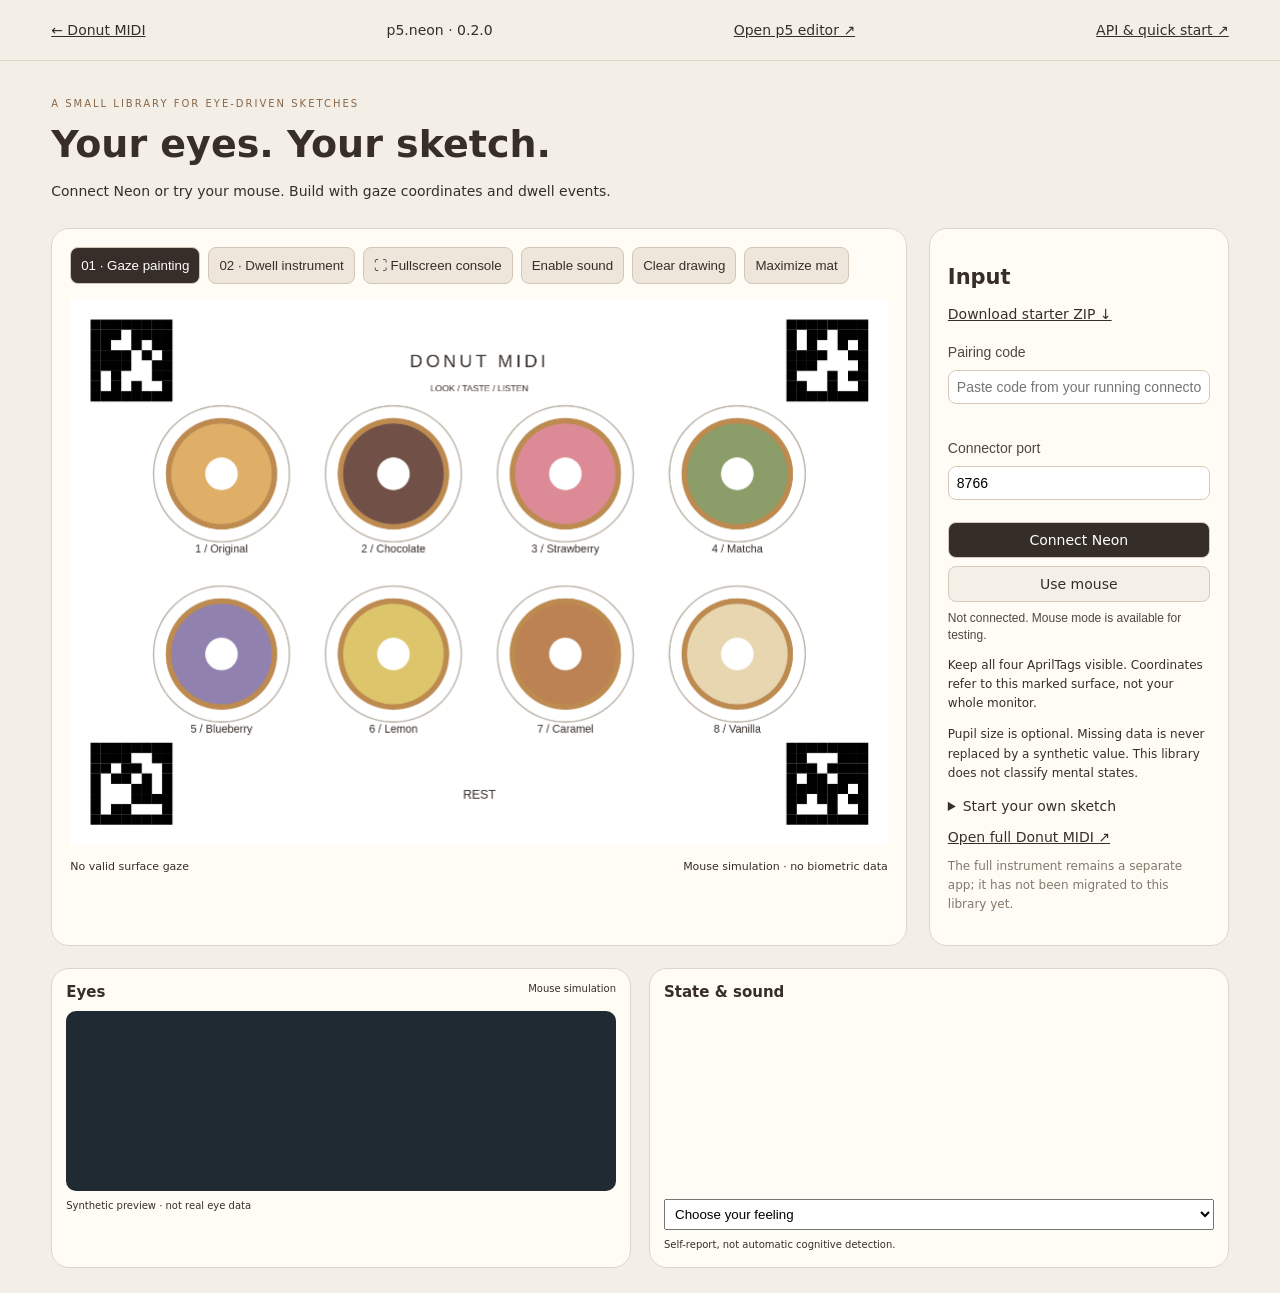
<file: library/index.html>
<!doctype html><html lang="en"><head><meta charset="utf-8"><meta name="viewport" content="width=device-width,initial-scale=1"><title>p5.neon · Creative coding with your eyes</title><link rel="stylesheet" href="style.css?v=0.2.0"></head><body>
<header><a href="../">← Donut MIDI</a><span>p5.neon · 0.2.0</span><a href="editor.html">Open p5 editor ↗</a><a href="https://github.com/sharkburger/donut-midi/blob/aoi-cognitive-voices/library/README.md">API & quick start ↗</a></header>
<main><section class="intro"><p class="eyebrow">A SMALL LIBRARY FOR EYE-DRIVEN SKETCHES</p><h1>Your eyes. Your sketch.</h1><p>Connect Neon or try your mouse. Build with gaze coordinates and dwell events.</p></section>
<div class="layout"><section class="stage"><div class="tabs"><button data-mode="paint" aria-pressed="true">01 · Gaze painting</button><button data-mode="music" aria-pressed="false">02 · Dwell instrument</button></div><div id="canvas"></div><div class="readout"><span id="gaze">Move over the canvas</span><span id="event">Mouse simulation · no biometric data</span></div></section>
<aside><h2>Input</h2><a href="../downloads/p5-neon-0.2.0.zip">Download starter ZIP ↓</a><div id="neon-controls"></div><button id="audio">Enable sound</button><button id="clear">Clear drawing</button><p>Keep all four AprilTags visible. Coordinates refer to this marked surface, not your whole monitor.</p><p>Pupil size is optional. Missing data is never replaced by a synthetic value. This library does not classify mental states.</p><details><summary>Start your own sketch</summary><p>Load p5.js, connector-client.js, p5.neon.js and p5.neon-addon.js. Create a tracker in setup, then update it in draw.</p><pre>let neon;
function setup() {
  const canvas = createCanvas(900, 600);
  neon = createNeonTracker();
  neon.useMouse(canvas);
}
function draw() {
  background(245);
  const gaze = neon.update();
  if (gaze) circle(gaze.x * width, gaze.y * height, 20);
}</pre><a href="editor.html">Open editable p5 template ↗</a> · <a href="p5.neon.js" download>Download library</a></details><a href="../?v=console-2">Open full Donut MIDI ↗</a><p class="small">The full instrument remains a separate app; it has not been migrated to this library yet.</p></aside></div></main>
<script src="../vendor/p5.min.js"></script><script src="../connector-client.js"></script><script src="p5.neon.js?v=0.2.0"></script><script src="p5.neon-addon.js?v=addon-1"></script><script src="example.js?v=addon-1"></script><script src="console.js?v=console-3"></script></body></html>
</file>
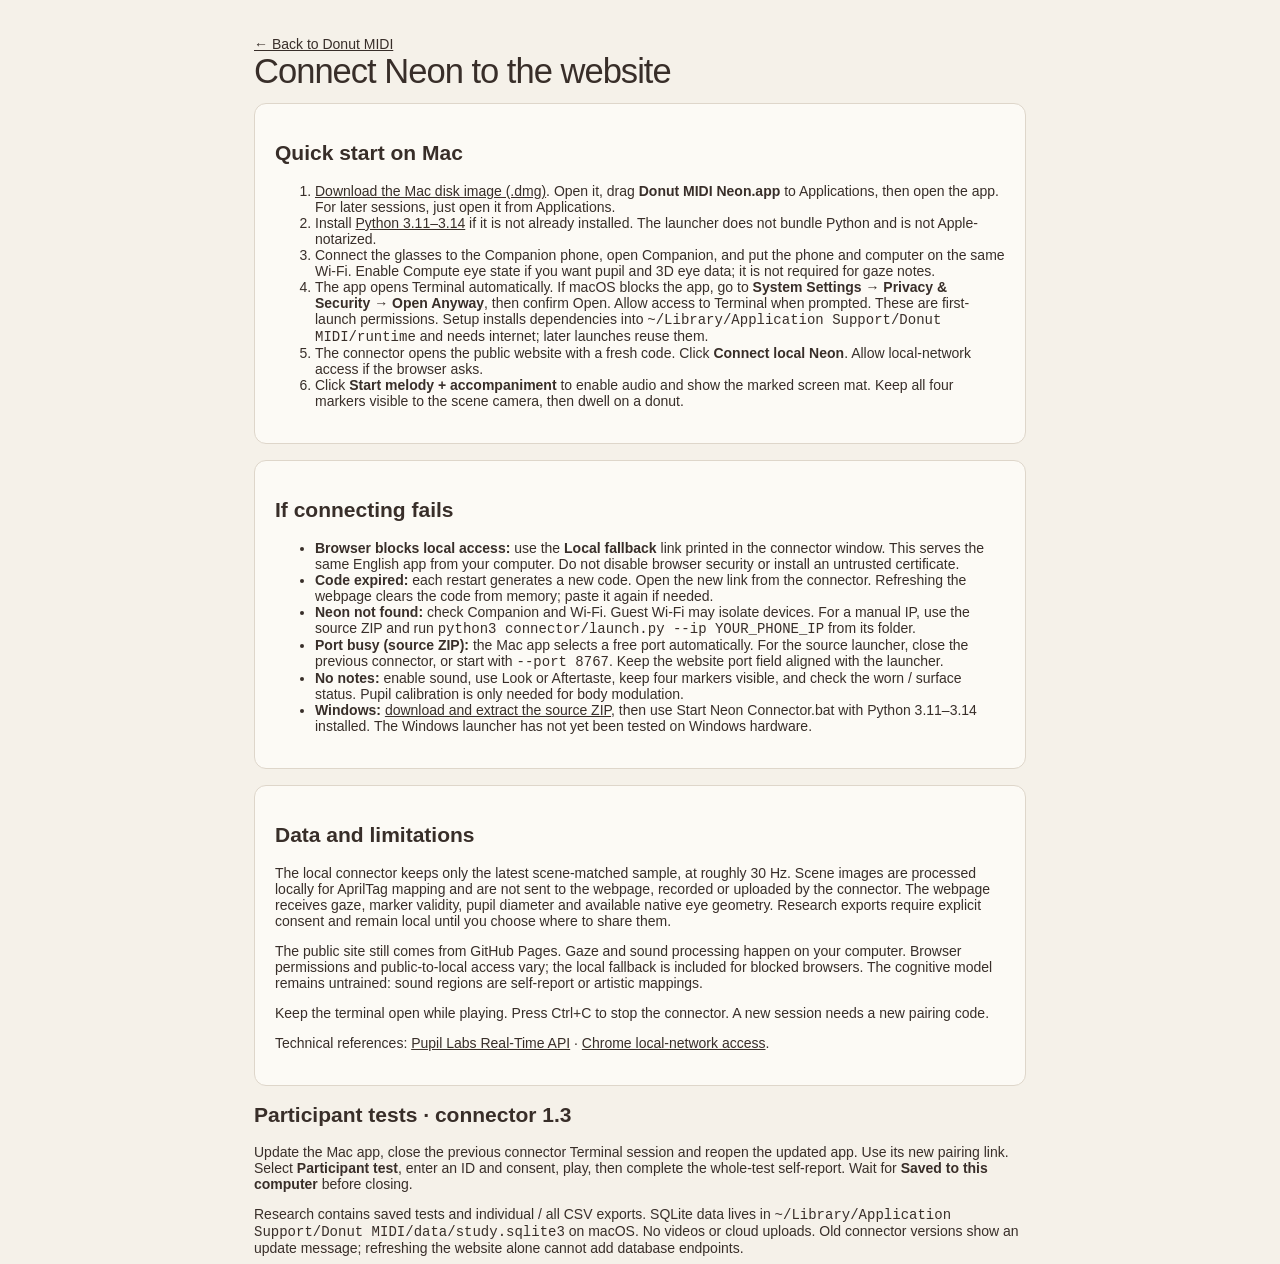
<file: connector-guide.html>
<!doctype html><html lang="en"><head><meta charset="utf-8"><meta name="viewport" content="width=device-width,initial-scale=1"><title>Donut MIDI · Neon connector setup</title><link rel="stylesheet" href="style.css"></head><body><main style="max-width:860px;padding-top:36px"><a href="index.html">← Back to Donut MIDI</a><h1>Connect Neon to the website</h1><section class="panel"><h2>Quick start on Mac</h2><ol><li><a href="https://sharkburger.github.io/donut-midi/downloads/Donut-MIDI-Neon.dmg">Download the Mac disk image (.dmg)</a>. Open it, drag <b>Donut MIDI Neon.app</b> to Applications, then open the app. For later sessions, just open it from Applications.</li><li>Install <a href="https://www.python.org/downloads/" target="_blank" rel="noopener">Python 3.11–3.14</a> if it is not already installed. The launcher does not bundle Python and is not Apple-notarized.</li><li>Connect the glasses to the Companion phone, open Companion, and put the phone and computer on the same Wi-Fi. Enable Compute eye state if you want pupil and 3D eye data; it is not required for gaze notes.</li><li>The app opens Terminal automatically. If macOS blocks the app, go to <b>System Settings → Privacy &amp; Security → Open Anyway</b>, then confirm Open. Allow access to Terminal when prompted. These are first-launch permissions. Setup installs dependencies into <code>~/Library/Application Support/Donut MIDI/runtime</code> and needs internet; later launches reuse them.</li><li>The connector opens the public website with a fresh code. Click <b>Connect local Neon</b>. Allow local-network access if the browser asks.</li><li>Click <b>Start melody + accompaniment</b> to enable audio and show the marked screen mat. Keep all four markers visible to the scene camera, then dwell on a donut.</li></ol></section><section class="panel"><h2>If connecting fails</h2><ul><li><b>Browser blocks local access:</b> use the <b>Local fallback</b> link printed in the connector window. This serves the same English app from your computer. Do not disable browser security or install an untrusted certificate.</li><li><b>Code expired:</b> each restart generates a new code. Open the new link from the connector. Refreshing the webpage clears the code from memory; paste it again if needed.</li><li><b>Neon not found:</b> check Companion and Wi-Fi. Guest Wi-Fi may isolate devices. For a manual IP, use the source ZIP and run <code>python3 connector/launch.py --ip YOUR_PHONE_IP</code> from its folder.</li><li><b>Port busy (source ZIP):</b> the Mac app selects a free port automatically. For the source launcher, close the previous connector, or start with <code>--port 8767</code>. Keep the website port field aligned with the launcher.</li><li><b>No notes:</b> enable sound, use Look or Aftertaste, keep four markers visible, and check the worn / surface status. Pupil calibration is only needed for body modulation.</li><li><b>Windows:</b> <a href="https://sharkburger.github.io/donut-midi/downloads/donut-midi-connector.zip">download and extract the source ZIP</a>, then use Start Neon Connector.bat with Python 3.11–3.14 installed. The Windows launcher has not yet been tested on Windows hardware.</li></ul></section><section class="panel"><h2>Data and limitations</h2><p>The local connector keeps only the latest scene-matched sample, at roughly 30 Hz. Scene images are processed locally for AprilTag mapping and are not sent to the webpage, recorded or uploaded by the connector. The webpage receives gaze, marker validity, pupil diameter and available native eye geometry. Research exports require explicit consent and remain local until you choose where to share them.</p><p>The public site still comes from GitHub Pages. Gaze and sound processing happen on your computer. Browser permissions and public-to-local access vary; the local fallback is included for blocked browsers. The cognitive model remains untrained: sound regions are self-report or artistic mappings.</p><p>Keep the terminal open while playing. Press Ctrl+C to stop the connector. A new session needs a new pairing code.</p><p>Technical references: <a href="https://docs.pupil-labs.com/neon/real-time-api/">Pupil Labs Real-Time API</a> · <a href="https://developer.chrome.com/blog/local-network-access">Chrome local-network access</a>.</p></section><section><h2>Participant tests · connector 1.3</h2><p>Update the Mac app, close the previous connector Terminal session and reopen the updated app. Use its new pairing link. Select <b>Participant test</b>, enter an ID and consent, play, then complete the whole-test self-report. Wait for <b>Saved to this computer</b> before closing.</p><p>Research contains saved tests and individual / all CSV exports. SQLite data lives in <code>~/Library/Application Support/Donut MIDI/data/study.sqlite3</code> on macOS. No videos or cloud uploads. Old connector versions show an update message; refreshing the website alone cannot add database endpoints.</p></section></main></body></html>
</file>
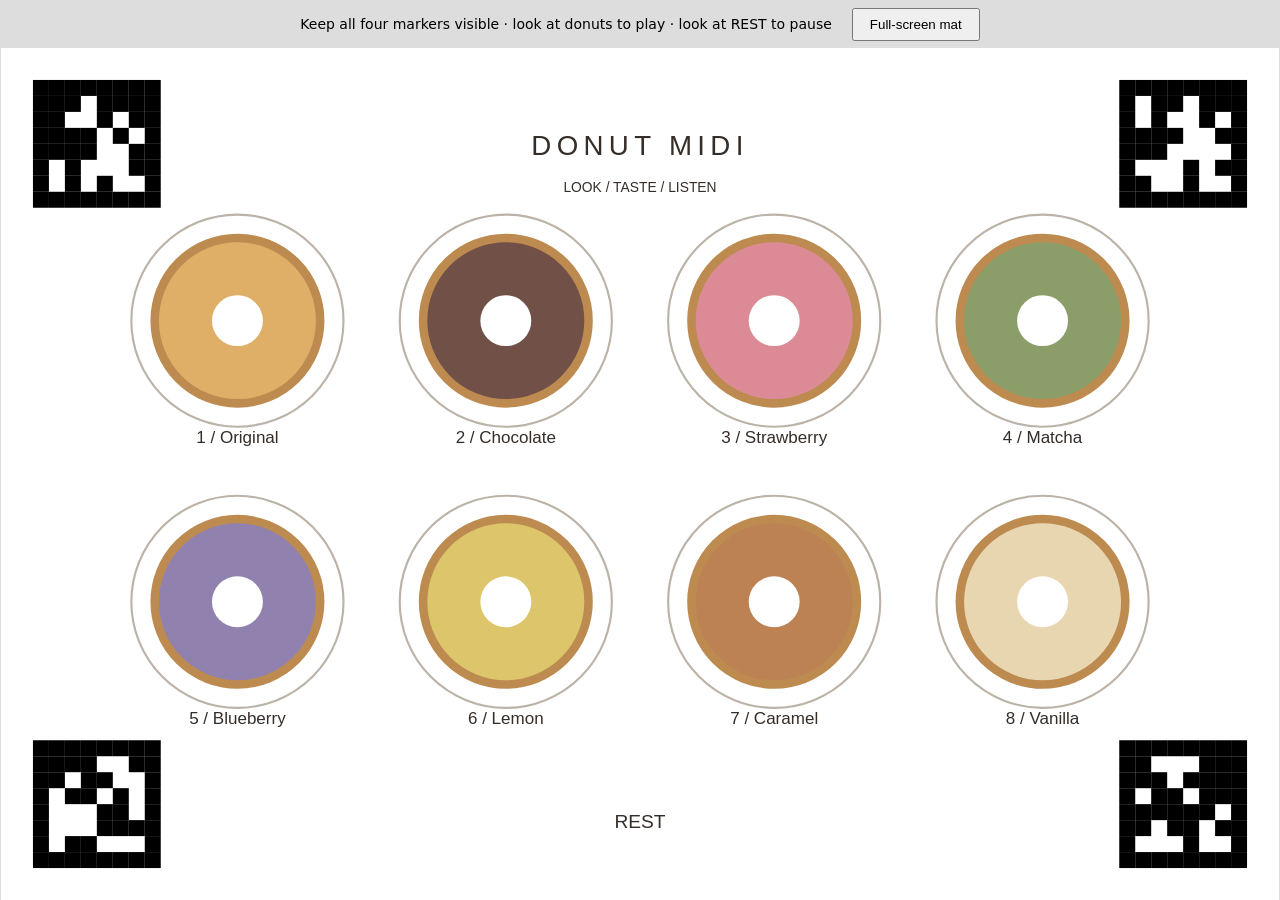
<file: monitor.html>
<!doctype html>
<html lang="en"><meta charset="utf-8"><meta name="viewport" content="width=device-width,initial-scale=1"><title>Donut MIDI · Screen mat</title>
<style>html,body{margin:0;background:#ddd;height:100%;font-family:system-ui}body{display:flex;flex-direction:column;align-items:center}header{height:48px;display:flex;align-items:center;gap:20px;font-size:14px}button{padding:7px 16px;cursor:pointer}main{flex:1;min-height:0;width:100%;display:flex;align-items:center;justify-content:center}img{display:block;max-width:100%;max-height:100%;width:auto;height:auto;object-fit:contain}body:fullscreen header{display:none}body:fullscreen main{height:100vh}</style>
<header><span>Keep all four markers visible · look at donuts to play · look at REST to pause</span><button id="full">Full-screen mat</button></header>
<main><img src="monitor-mat.svg?v=connector-1" alt="Four AprilTag markers, eight donuts and a rest area"></main>
<script>document.querySelector('#full').onclick=()=>document.body.requestFullscreen();</script></html>
</file>
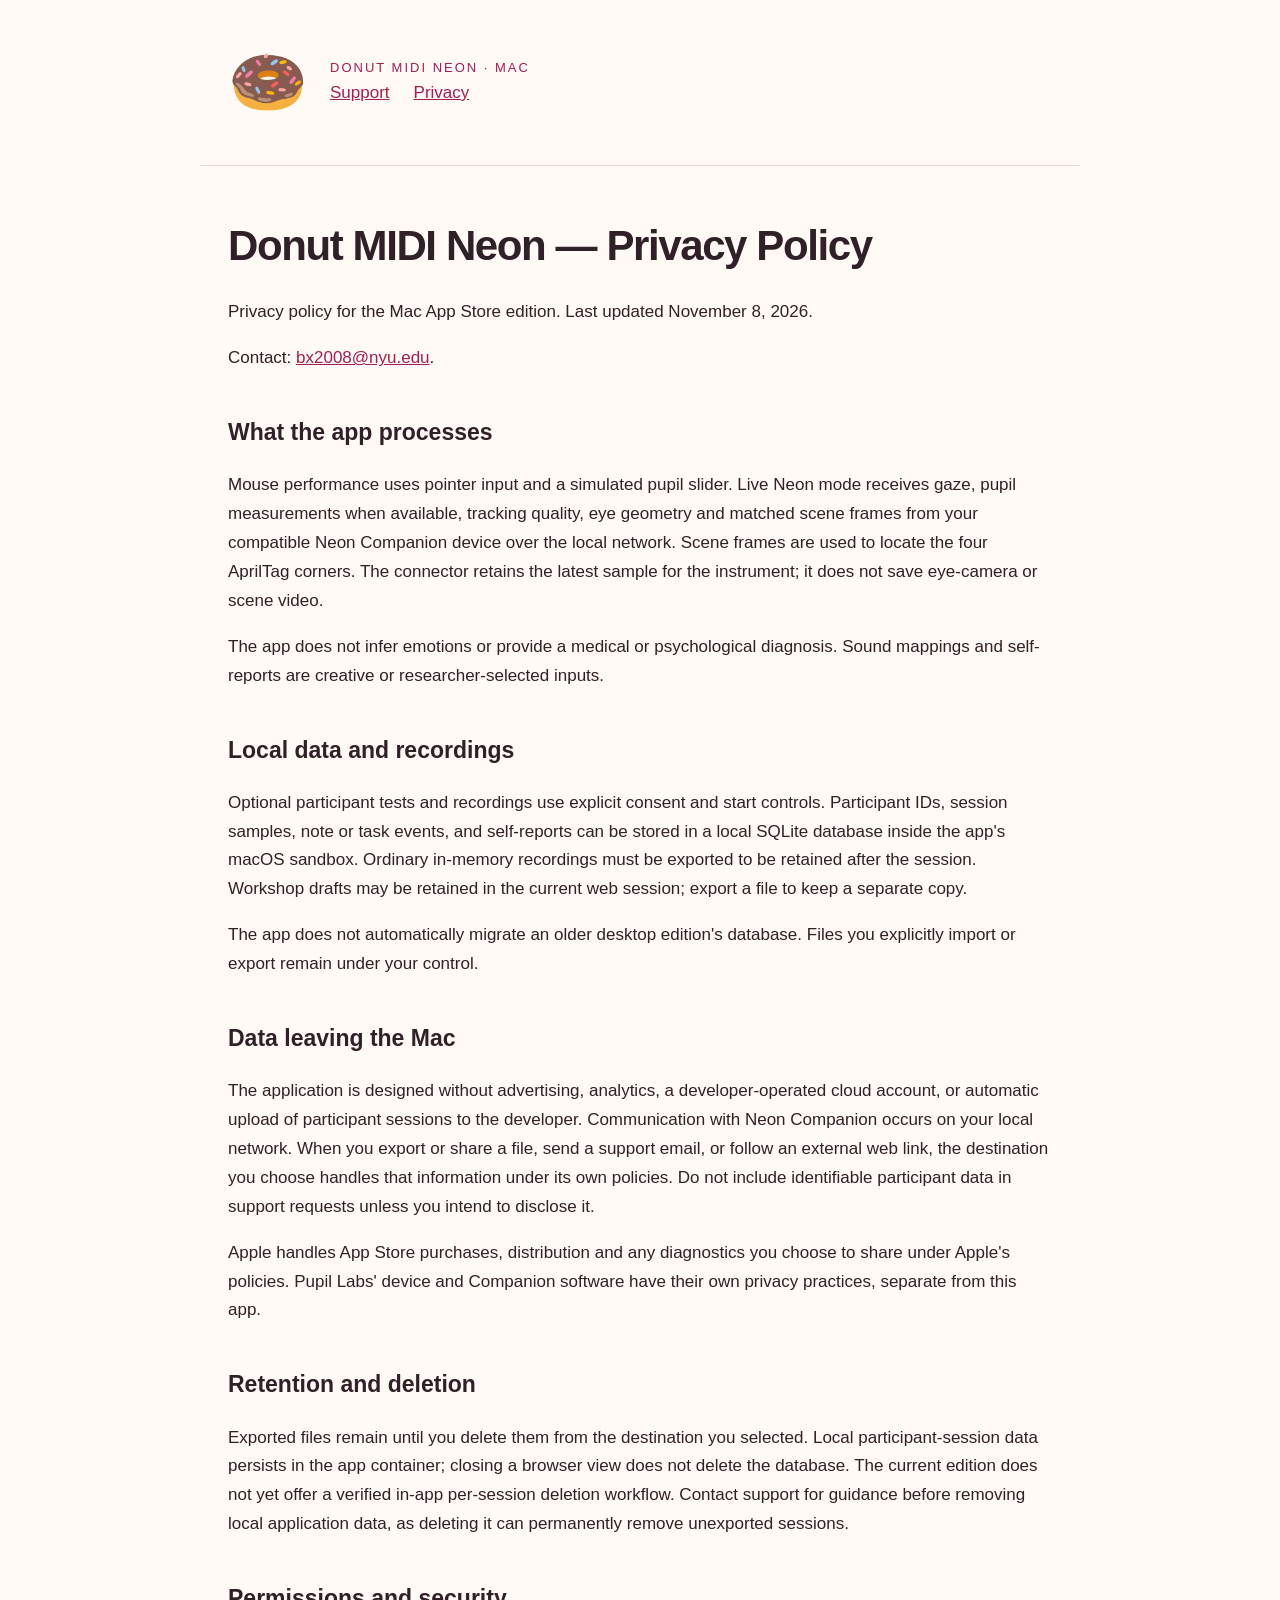
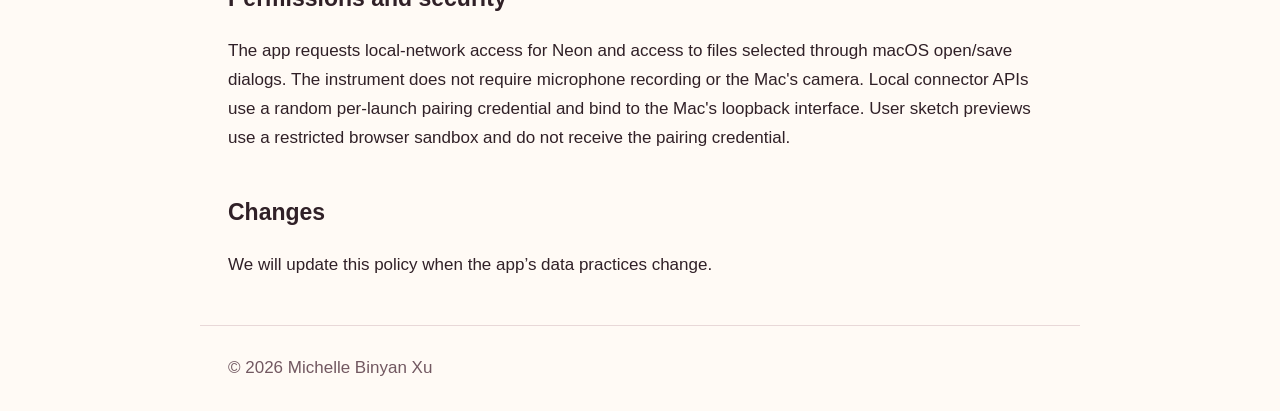
<file: privacy.html>
<!doctype html><html lang="en"><meta charset="utf-8"><meta name="viewport" content="width=device-width, initial-scale=1"><title>Donut MIDI Neon — Privacy</title><style>*{box-sizing:border-box}body{margin:0;background:#fffaf5;color:#302027;font:17px/1.7 -apple-system,BlinkMacSystemFont,sans-serif}header,main,footer{max-width:880px;margin:auto;padding:28px}header{display:flex;align-items:center;gap:22px;border-bottom:1px solid #e8d8d8}header img{width:88px;height:88px}nav a{margin-right:24px}a{color:#a51e50}h1{line-height:1.15;font-size:42px;letter-spacing:-1.4px}h2{margin-top:40px;font-size:23px}footer{border-top:1px solid #e8d8d8;color:#725861}.tag{font-size:13px;text-transform:uppercase;letter-spacing:2px;color:#a51e50}@media(max-width:600px){h1{font-size:32px}header,main,footer{padding:22px}}</style><header><span aria-hidden="true" style="font-size:64px">🍩</span><div><div class="tag">Donut MIDI Neon · Mac</div><nav><a href="support.html">Support</a><a href="privacy.html">Privacy</a></nav></div></header><main><h1>Donut MIDI Neon — Privacy Policy</h1><p>Privacy policy for the Mac App Store edition. Last updated November 8, 2026.</p><p>Contact: <a href="mailto:bx2008@nyu.edu">bx2008@nyu.edu</a>.</p><h2>What the app processes</h2><p>Mouse performance uses pointer input and a simulated pupil slider. Live Neon mode receives gaze, pupil measurements when available, tracking quality, eye geometry and matched scene frames from your compatible Neon Companion device over the local network. Scene frames are used to locate the four AprilTag corners. The connector retains the latest sample for the instrument; it does not save eye-camera or scene video.</p><p>The app does not infer emotions or provide a medical or psychological diagnosis. Sound mappings and self-reports are creative or researcher-selected inputs.</p><h2>Local data and recordings</h2><p>Optional participant tests and recordings use explicit consent and start controls. Participant IDs, session samples, note or task events, and self-reports can be stored in a local SQLite database inside the app&#x27;s macOS sandbox. Ordinary in-memory recordings must be exported to be retained after the session. Workshop drafts may be retained in the current web session; export a file to keep a separate copy.</p><p>The app does not automatically migrate an older desktop edition&#x27;s database. Files you explicitly import or export remain under your control.</p><h2>Data leaving the Mac</h2><p>The application is designed without advertising, analytics, a developer-operated cloud account, or automatic upload of participant sessions to the developer. Communication with Neon Companion occurs on your local network. When you export or share a file, send a support email, or follow an external web link, the destination you choose handles that information under its own policies. Do not include identifiable participant data in support requests unless you intend to disclose it.</p><p>Apple handles App Store purchases, distribution and any diagnostics you choose to share under Apple&#x27;s policies. Pupil Labs&#x27; device and Companion software have their own privacy practices, separate from this app.</p><h2>Retention and deletion</h2><p>Exported files remain until you delete them from the destination you selected. Local participant-session data persists in the app container; closing a browser view does not delete the database. The current edition does not yet offer a verified in-app per-session deletion workflow. Contact support for guidance before removing local application data, as deleting it can permanently remove unexported sessions.</p><h2>Permissions and security</h2><p>The app requests local-network access for Neon and access to files selected through macOS open/save dialogs. The instrument does not require microphone recording or the Mac&#x27;s camera. Local connector APIs use a random per-launch pairing credential and bind to the Mac&#x27;s loopback interface. User sketch previews use a restricted browser sandbox and do not receive the pairing credential.</p><h2>Changes</h2><p>We will update this policy when the app’s data practices change.</p></main><footer>© 2026 Michelle Binyan Xu</footer></html>
</file>
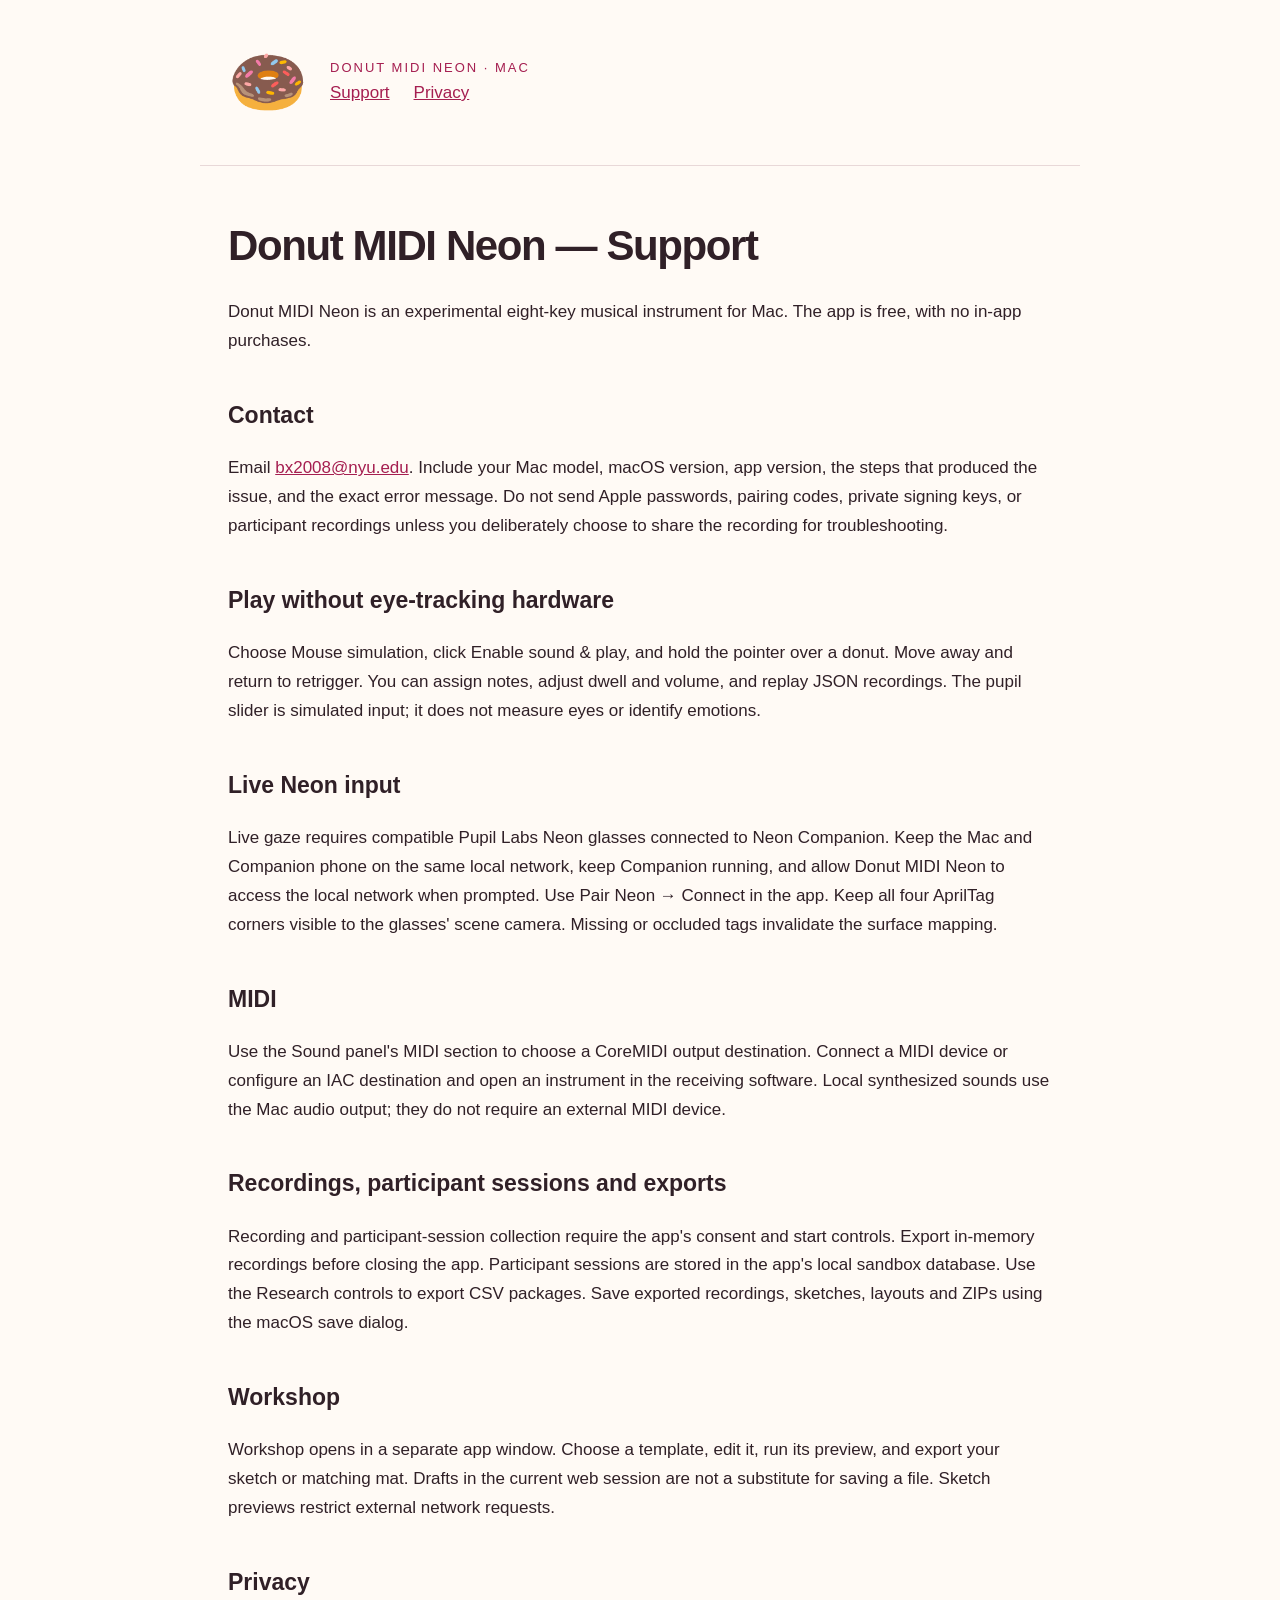
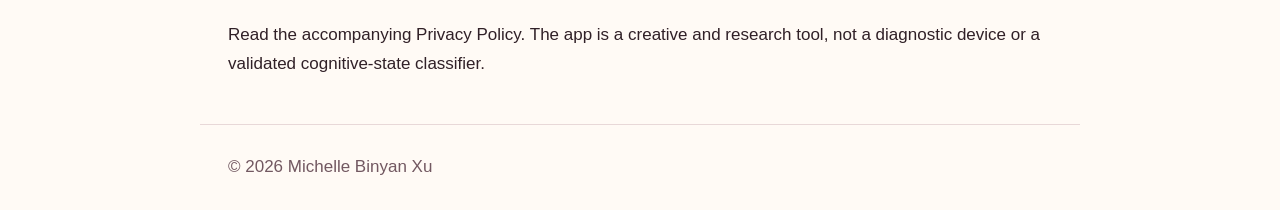
<file: support.html>
<!doctype html><html lang="en"><meta charset="utf-8"><meta name="viewport" content="width=device-width, initial-scale=1"><title>Donut MIDI Neon — Support</title><style>*{box-sizing:border-box}body{margin:0;background:#fffaf5;color:#302027;font:17px/1.7 -apple-system,BlinkMacSystemFont,sans-serif}header,main,footer{max-width:880px;margin:auto;padding:28px}header{display:flex;align-items:center;gap:22px;border-bottom:1px solid #e8d8d8}header img{width:88px;height:88px}nav a{margin-right:24px}a{color:#a51e50}h1{line-height:1.15;font-size:42px;letter-spacing:-1.4px}h2{margin-top:40px;font-size:23px}footer{border-top:1px solid #e8d8d8;color:#725861}.tag{font-size:13px;text-transform:uppercase;letter-spacing:2px;color:#a51e50}@media(max-width:600px){h1{font-size:32px}header,main,footer{padding:22px}}</style><header><span aria-hidden="true" style="font-size:64px">🍩</span><div><div class="tag">Donut MIDI Neon · Mac</div><nav><a href="support.html">Support</a><a href="privacy.html">Privacy</a></nav></div></header><main><h1>Donut MIDI Neon — Support</h1><p>Donut MIDI Neon is an experimental eight-key musical instrument for Mac. The app is free, with no in-app purchases.</p><h2>Contact</h2><p>Email <a href="mailto:bx2008@nyu.edu">bx2008@nyu.edu</a>. Include your Mac model, macOS version, app version, the steps that produced the issue, and the exact error message. Do not send Apple passwords, pairing codes, private signing keys, or participant recordings unless you deliberately choose to share the recording for troubleshooting.</p><h2>Play without eye-tracking hardware</h2><p>Choose Mouse simulation, click Enable sound &amp; play, and hold the pointer over a donut. Move away and return to retrigger. You can assign notes, adjust dwell and volume, and replay JSON recordings. The pupil slider is simulated input; it does not measure eyes or identify emotions.</p><h2>Live Neon input</h2><p>Live gaze requires compatible Pupil Labs Neon glasses connected to Neon Companion. Keep the Mac and Companion phone on the same local network, keep Companion running, and allow Donut MIDI Neon to access the local network when prompted. Use Pair Neon → Connect in the app. Keep all four AprilTag corners visible to the glasses&#x27; scene camera. Missing or occluded tags invalidate the surface mapping.</p><h2>MIDI</h2><p>Use the Sound panel&#x27;s MIDI section to choose a CoreMIDI output destination. Connect a MIDI device or configure an IAC destination and open an instrument in the receiving software. Local synthesized sounds use the Mac audio output; they do not require an external MIDI device.</p><h2>Recordings, participant sessions and exports</h2><p>Recording and participant-session collection require the app&#x27;s consent and start controls. Export in-memory recordings before closing the app. Participant sessions are stored in the app&#x27;s local sandbox database. Use the Research controls to export CSV packages. Save exported recordings, sketches, layouts and ZIPs using the macOS save dialog.</p><h2>Workshop</h2><p>Workshop opens in a separate app window. Choose a template, edit it, run its preview, and export your sketch or matching mat. Drafts in the current web session are not a substitute for saving a file. Sketch previews restrict external network requests.</p><h2>Privacy</h2><p>Read the accompanying Privacy Policy. The app is a creative and research tool, not a diagnostic device or a validated cognitive-state classifier.</p></main><footer>© 2026 Michelle Binyan Xu</footer></html>
</file>
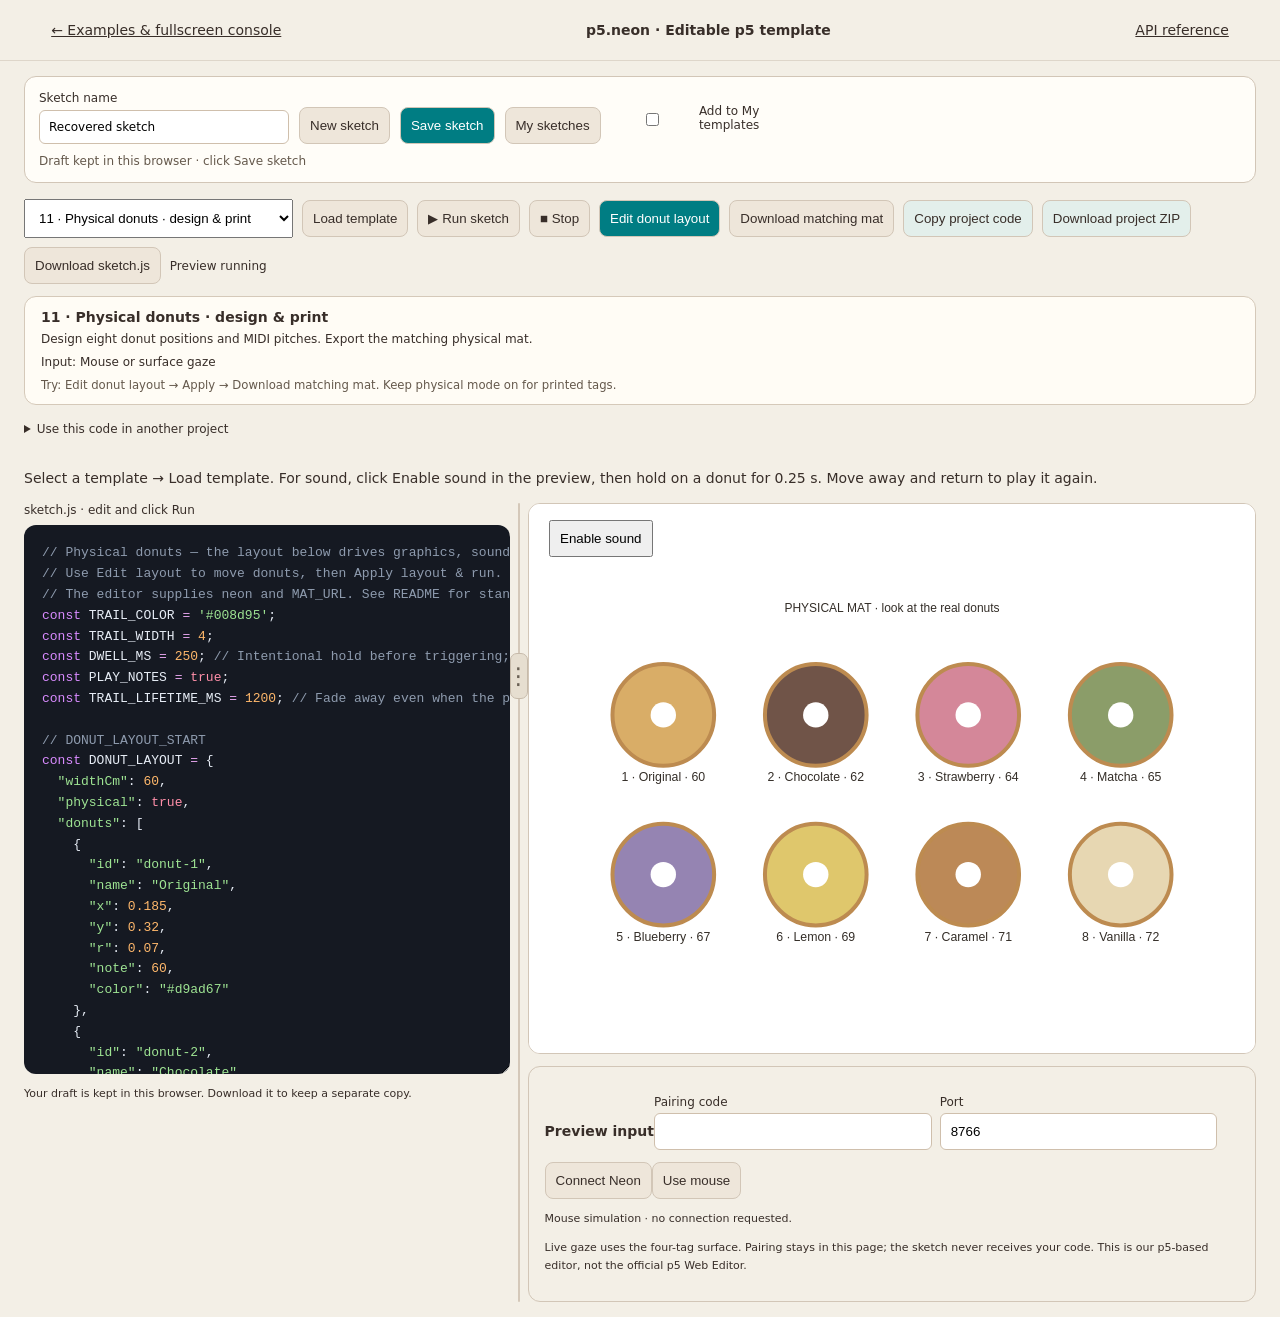
<file: library/editor.html>
<!doctype html><html lang="en"><head><meta charset="utf-8"><meta name="viewport" content="width=device-width,initial-scale=1"><title>p5.neon · Sketch editor</title><link rel="stylesheet" href="style.css?v=0.2.0"><link rel="stylesheet" href="editor.css?v=sketches-1"></head><body class="editor-page"><header><a href="index.html?v=0.2.0">← Examples & fullscreen console</a><b>p5.neon · Editable p5 template</b><a href="README.md">API reference</a></header><main><section class="sketch-library-bar" aria-label="My sketch library"><label for="sketch-name">Sketch name<input id="sketch-name" type="text" maxlength="120" placeholder="Day 001 · My sketch"></label><button id="new-sketch" disabled>New sketch</button><button id="save-sketch" disabled>Save sketch</button><button id="my-sketches" disabled>My sketches</button><label class="template-choice"><input id="save-as-template" type="checkbox"> Add to My templates</label><span id="sketch-save-status" role="status">Loading saved sketches…</span></section><dialog id="sketch-library-dialog" aria-labelledby="sketch-library-title"><button id="close-sketch-library" class="library-close" aria-label="Close my sketches">Close</button><h2 id="sketch-library-title">My sketches</h2><p>Saved in this browser. Download a library backup to keep a separate copy.</p><button id="backup-sketches">Download library backup</button><div id="saved-sketch-list"></div></dialog><div class="editor-toolbar"><select id="template" aria-label="Effect library"></select><button id="load-template">Load template</button><button id="run">▶ Run sketch</button><button id="stop">■ Stop</button><button id="edit-layout">Edit donut layout</button><button id="print-layout">Download matching mat</button><button id="copy-code">Copy project code</button><button id="export-project">Download project ZIP</button><button id="restore-draft" hidden>Restore previous draft</button><button id="download">Download sketch.js</button><span id="editor-status" role="status">Loading template…</span></div><section id="effect-info" aria-live="polite"></section><label id="asset-picker" hidden>Replace image <input id="asset-file" type="file" accept="image/png,image/jpeg,image/webp"></label><details class="integration-help"><summary>Use this code in another project</summary><p>Load p5.js 1.11.11, connector-client.js, p5.neon.js and p5.neon-effects.js before your sketch. Copy project code includes neon and MAT_URL declarations. Download project ZIP bundles these files and a README. Mouse mode works on your own local web server. Live Neon is currently allowed on the Donut MIDI website and the connector’s own fallback origin; an arbitrary host or the official p5 Web Editor needs connector origin support.</p><p>Live eyes are data-driven illustrations, not eye-camera video. The sketch sandbox blocks external asset requests; use Replace image to embed your own image, or integrate external assets in your own project.</p></details><p id="template-help">Select a template → Load template. For sound, click Enable sound in the preview, then hold on a donut for 0.25 s. Move away and return to play it again.</p><div class="editor-grid"><section id="code-pane"><label for="code-editor">sketch.js · edit and click Run</label><textarea id="code-editor" spellcheck="false" aria-label="Editable p5 sketch"></textarea><p>Your draft is kept in this browser. Download it to keep a separate copy.</p></section><div id="editor-divider" role="separator" tabindex="0" aria-label="Resize code and preview" aria-orientation="vertical" aria-controls="code-pane preview-pane" aria-valuemin="15" aria-valuemax="80" aria-valuenow="40" title="Drag to resize · Arrow keys to adjust · Double-click to reset"><span aria-hidden="true">⋮</span></div><section id="preview-pane" class="preview-column"><div id="preview-slot"></div><div class="editor-connection"><b>Preview input</b><label>Pairing code<input id="editor-pair" type="password" autocomplete="off"></label><label>Port<input id="editor-port" type="number" value="8766"></label><button id="editor-connect">Connect Neon</button><button id="editor-mouse">Use mouse</button><p id="connection-status" role="status">Mouse simulation · no connection requested.</p><p>Live gaze uses the four-tag surface. Pairing stays in this page; the sketch never receives your code. This is our p5-based editor, not the official p5 Web Editor.</p></div></section></div></main><script src="../connector-client.js"></script><script src="p5.neon.js?v=0.2.0"></script><script src="layout-core.js?v=scream-1"></script><script src="template-catalog.js?v=scream-1"></script><script src="project-zip.js?v=scream-1"></script><script src="editor.js?v=sketches-1"></script><script src="catalog-editor.js?v=sketches-1"></script><script src="editor-split.js?v=scream-1"></script><script src="layout-editor.js?v=scream-1"></script></body></html>
</file>
<file: library/style.css>
*{box-sizing:border-box}body{margin:0;background:#f3efe6;color:#382e29;font:14px system-ui}header{display:flex;justify-content:space-between;padding:22px 4vw;border-bottom:1px solid #ded6ca}a{color:inherit}main{max-width:1400px;margin:auto;padding:25px 4vw}.eyebrow{font-size:10px;letter-spacing:2px;color:#876647}h1{font-size:38px;margin:6px 0}p{line-height:1.6}.layout{display:grid;grid-template-columns:minmax(0,1fr) 300px;gap:22px;margin-top:26px}.stage,aside{background:#fffcf6;border:1px solid #ded6ca;border-radius:18px;padding:18px}.tabs,.row,.readout{display:flex;gap:8px}.tabs{margin-bottom:15px}button{cursor:pointer;background:#eee6da;color:#382e29;border:1px solid #d2c6b7;border-radius:8px;padding:10px}button[aria-pressed=true],#connect{background:#382e29;color:white}button:disabled{opacity:.5;cursor:default}label{display:block;margin:14px 0;font-size:12px}input{display:block;width:100%;padding:10px;margin-top:6px;border:1px solid #cfbfac;border-radius:6px}#canvas{width:100%;aspect-ratio:1.5}canvas{display:block;max-width:100%;height:auto!important}.readout{justify-content:space-between;font-size:11px;line-height:1.6;margin-top:14px}aside p{font-size:12px}aside>button{margin:5px 0}.small{color:#83786b}pre{font-size:11px;overflow:auto;background:#eee9e0;padding:10px}summary{cursor:pointer;margin:15px 0}@media(max-width:800px){.layout{grid-template-columns:1fr}h1{font-size:28px}header{font-size:11px}.readout{flex-wrap:wrap}}

#canvas{height:clamp(220px,calc(100dvh - 355px),650px);aspect-ratio:auto;display:flex;align-items:center;justify-content:center}
.console-views{display:grid;grid-template-columns:1fr 1fr;grid-column:1/-1;gap:18px}.console-views>section{background:#fffcf6;border:1px solid #ded6ca;border-radius:18px;padding:14px;min-height:0;overflow:hidden}.console-views h2{font-size:15px;margin:0 0 10px}.console-views small{font-size:10px;float:right;font-weight:400}.console-views p{font-size:10px;margin:7px 0 0}#library-eyes{height:180px;min-height:0;background:#202a32;border-radius:10px;overflow:hidden}#library-eyes canvas{height:100%!important}#library-curve{width:100%;height:180px!important}#feeling{width:100%;padding:6px;margin-top:8px}.tabs{flex-wrap:wrap}.library-full{height:100dvh;overflow:hidden}.library-full header,.library-full .intro,.library-full aside{display:none}.library-full main{max-width:none;height:100%;padding:12px}.library-full .layout{height:100%;margin:0;grid-template-columns:minmax(0,1fr) 310px;gap:12px}.library-full .stage{min-height:0;display:grid;grid-template-rows:auto minmax(0,1fr) auto;gap:10px;padding:12px}.library-full #canvas{height:100%;min-height:0}.library-full .tabs{margin:0}.library-full .tabs button{font-size:11px;padding:8px}.library-full .readout{margin:0}.library-full .console-views{grid-column:2;grid-template-columns:1fr;grid-template-rows:minmax(0,.85fr) minmax(0,1fr);gap:12px;min-height:0}.library-full .eye-view{display:grid;grid-template-rows:auto minmax(0,1fr) auto}.library-full #library-eyes{height:100%}.library-full .state-view{display:grid;grid-template-rows:auto minmax(0,1fr) auto auto}.library-full #library-curve{height:100%!important;min-height:0}.library-full.mat-only .layout{grid-template-columns:1fr}.library-full.mat-only .console-views{display:none}@media(max-width:800px){.library-full .layout{grid-template-columns:minmax(0,1fr) 240px}.console-views{grid-template-columns:1fr}}

.p5-neon-controls{display:grid;gap:8px;margin:.5rem 0 1rem}
.p5-neon-controls label{display:grid;gap:4px;font-size:.82rem;color:#51473f}
.p5-neon-controls input{box-sizing:border-box;min-width:0;width:100%;padding:9px 10px;border:1px solid #d8caba;border-radius:8px;background:#fff;font:inherit}
.p5-neon-controls button{width:100%;padding:9px 10px;border:1px solid #d8caba;border-radius:8px;background:#f4efe7;color:#352e28;font:inherit;cursor:pointer}
.p5-neon-controls button:first-of-type{background:#352e28;color:#fff}
.p5-neon-controls output{min-height:2.5em;font-size:.8rem;line-height:1.4;color:#51473f}
</file>
<file: style.css>
:root{--paper:#f5f1e9;--ink:#382e29;--muted:#887d71;--line:#ded6ca;--orange:#cc643e;--card:#fcfaf5;--sage:#738470}*{box-sizing:border-box}body{margin:0;background:var(--paper);color:var(--ink);font-family:Inter,"Helvetica Neue","PingFang SC","Microsoft YaHei",sans-serif;font-size:14px}button,input,select{font:inherit}button,a,input,select,summary{outline-offset:4px}button{cursor:pointer;border:1px solid var(--line);border-radius:8px;padding:10px 13px;background:var(--card);color:var(--ink);transition:background .15s}button:hover{background:#eee7da}button:disabled{cursor:default;opacity:.45}a{color:inherit}header{max-width:1600px;margin:auto;padding:23px 44px;display:flex;justify-content:space-between;align-items:center;border-bottom:1px solid var(--line)}.brand{display:flex;gap:12px;align-items:center;text-decoration:none;font-size:17px;font-weight:750;letter-spacing:2px}.brand-mark{font-size:42px;line-height:1;color:var(--orange)}.brand small{display:block;font-size:10px;letter-spacing:1px;font-weight:400;color:var(--muted);margin-top:5px}.header-right{display:flex;align-items:center;gap:12px}.badge{font-size:11px;padding:7px 10px;border-radius:20px;background:#e8e9de;color:#5c6b53}.badge.recording{background:#f1d6cc;color:#a3472e}.quiet{background:transparent;font-size:12px}main{max-width:1500px;margin:auto;padding:0 44px}.intro{display:flex;justify-content:space-between;gap:30px;align-items:center;padding:38px 0 28px}.eyebrow{font-size:10px;letter-spacing:2px;color:var(--muted);margin:0 0 14px;font-weight:600}h1{font-size:clamp(24px,2.7vw,38px);font-weight:500;letter-spacing:-1px;margin:0 0 12px}h1 em{font-style:normal;color:var(--orange);margin-left:9px}.subtitle{color:var(--muted);font-size:13px;margin:0}.primary{background:var(--ink);border-color:var(--ink);color:var(--card);padding:14px 23px}.primary:hover{background:#544239}.intro-action{display:flex;align-items:center;flex-direction:column;gap:9px;flex-shrink:0}.intro-action small{font-size:10px;color:var(--muted)}.workspace{display:grid;grid-template-columns:minmax(0,1fr) 310px;gap:24px;align-items:start}.performance{min-width:0}.stage-top{padding:18px 22px;border:1px solid var(--line);border-bottom:0;border-radius:14px 14px 0 0;display:flex;justify-content:space-between;background:#f9f6ef;gap:10px}.stage-top b{font-size:12px}.stage-top small{display:block;color:var(--muted);font-size:11px;margin-top:7px}.health{font-size:10px;color:var(--sage);white-space:nowrap}#canvasHost{position:relative;width:100%;aspect-ratio:1.5;background:#f9f6ef;border-left:1px solid var(--line);border-right:1px solid var(--line)}canvas{display:block}#canvasHost canvas{width:100%!important;height:100%!important}.food-button{position:absolute;transform:translateX(-50%);top:76%;font-size:10px;padding:5px 10px;border-color:#d9cfc1;background:transparent}.food-button[aria-pressed=true]{opacity:.6}.score-footer{border:1px solid var(--line);border-top:0;border-radius:0 0 14px 14px;display:flex;justify-content:space-between;align-items:center;padding:10px 20px;background:#f9f6ef;font-size:11px;color:var(--muted);gap:10px}.text-button{border:0;background:none;padding:4px;font-size:11px}.phase-bar{display:flex;gap:7px;margin:16px 0}.phase-bar button{flex:1;padding:12px 4px;background:transparent;font-size:12px}.phase-bar button.active{background:var(--ink);border-color:var(--ink);color:var(--paper)}.signal-card{padding:24px;background:#eaeade;border-radius:12px;display:flex;align-items:center;gap:20px;margin-top:20px}.signal-card .eyebrow{margin-bottom:10px}.signal-card strong{font-size:32px;font-weight:400;font-variant-numeric:tabular-nums}.signal-card strong small{font-size:12px;color:var(--muted)}.signal-card p:not(.eyebrow){font-size:10px;color:var(--muted);margin-bottom:0}.signal-right{flex:1;min-width:70px}#traceHost{height:64px}.signal-legend{display:flex;justify-content:space-between;font-size:9px;color:#77806a;gap:10px;margin-top:8px}.panel{padding:20px;background:var(--card);border:1px solid var(--line);border-radius:12px;margin-bottom:16px}.section-heading{display:flex;align-items:center;justify-content:space-between;margin-bottom:19px}.section-heading h2{font-size:15px;font-weight:600;margin:0}.section-heading span{font-size:8px;letter-spacing:1px;color:var(--muted)}.field{display:flex;flex-direction:column;font-size:11px;gap:8px;margin-bottom:15px}select,input[type=text],input:not([type]){width:100%;background:#f5f1e9;border:1px solid var(--line);padding:10px;border-radius:6px;color:var(--ink);font-size:12px}input[type=range]{width:100%;accent-color:var(--orange);height:14px;margin:8px 0 16px;cursor:pointer}.range-label{display:flex;justify-content:space-between;font-size:11px}.range-label output{color:var(--muted);font-variant-numeric:tabular-nums}.help{font-size:10px;line-height:1.7;color:var(--muted);margin:0 0 10px}.divider{border-top:1px solid var(--line);margin:17px 0}.toggle-row{display:flex;justify-content:space-between;gap:14px;align-items:center;font-size:11px;margin:8px 0 17px}input[type=checkbox]{accent-color:var(--orange);width:16px;height:16px}.notes{display:flex;gap:8px;margin-bottom:18px}.notes label{flex:1;font-size:10px;color:var(--muted)}.notes select{margin-top:6px;padding:7px;font-size:11px}.button-row{display:flex;gap:7px;margin-bottom:10px}.button-row button,.file-button{font-size:10px;flex:1;padding:9px 6px;text-align:center}.file-button{border:1px solid var(--line);border-radius:8px;cursor:pointer}.file-button input{display:none}.teacher details{font-size:10px;color:var(--muted);line-height:1.8}.teacher summary{cursor:pointer;margin-top:14px;color:var(--ink)}progress{width:100%;height:5px;accent-color:var(--orange);margin:4px 0 12px}footer{display:flex;justify-content:space-between;align-items:center;border-top:1px solid var(--line);margin-top:28px;padding:16px 0 24px;font-size:10px;color:var(--muted)}footer span:first-child{letter-spacing:2px}#toast{position:fixed;bottom:25px;left:50%;transform:translateX(-50%);background:var(--ink);color:var(--paper);padding:14px 23px;border-radius:10px;max-width:90%;opacity:0;pointer-events:none;transition:opacity .2s;z-index:10}#toast.visible{opacity:1}.projection aside,.projection .intro,.projection footer,.projection .score-footer{display:none}.projection .workspace{display:block;max-width:1050px;margin:25px auto}.projection .signal-card{margin-top:8px}.projection #canvasHost{max-height:62vh}.projection .food-button{display:none}[hidden]{display:none!important}@media(max-width:1000px){main{padding:0 22px}header{padding:20px 22px}.workspace{grid-template-columns:minmax(0,1fr) 280px;gap:15px}h1 em{display:block;margin:4px 0}.intro{padding-top:25px}.signal-card{padding:16px}.signal-legend{display:block}}@media(max-width:760px){.workspace{display:block}aside{margin-top:20px;display:grid;grid-template-columns:1fr 1fr;gap:12px}.intro-action{align-items:flex-end}.header-right{gap:5px}.header-right .badge{font-size:9px}.brand small{display:none}.signal-card{margin-bottom:18px}h1{font-size:25px}.subtitle{max-width:250px;line-height:1.7}.score-footer{font-size:9px}.stage-top small{max-width:250px;line-height:1.7}footer p{max-width:190px;text-align:center}}@media(max-width:500px){main{padding:0 14px}header{padding:15px 14px}.brand{font-size:12px;gap:5px}.brand-mark{font-size:30px}.quiet{font-size:10px;padding:7px}.intro{align-items:flex-start;gap:10px}.primary{padding:11px;font-size:11px}.intro-action small{max-width:110px;line-height:1.6;text-align:right}h1{font-size:21px}.eyebrow{font-size:8px;letter-spacing:1px}.subtitle{font-size:11px}aside{display:block}.phase-bar button{font-size:10px}.food-button{font-size:8px;padding:3px 5px}.signal-card strong{font-size:25px}.signal-card{gap:10px}.signal-card p:not(.eyebrow){max-width:160px}.signal-legend{font-size:8px}.stage-top{padding:12px}.stage-top small{font-size:9px}.score-footer{padding:9px}#dwellStatus{display:none}}
</file>
<file: library/editor.css>
.editor-page main{max-width:none;padding:15px 24px}.editor-toolbar{display:flex;align-items:center;gap:9px;flex-wrap:wrap;margin-bottom:12px}.editor-toolbar span{font-size:12px}.editor-grid{display:grid;grid-template-columns:minmax(0,var(--editor-width,40%)) 18px minmax(0,1fr);gap:0}.editor-grid section{min-width:0}.editor-grid label{margin:0 0 8px}.editor-grid textarea{display:block;width:100%;height:var(--preview-height,calc(100dvh - 215px));min-height:340px;resize:vertical;background:#202a32;color:#e9eddf;border:0;border-radius:12px;padding:18px;font:13px/1.6 ui-monospace,monospace;tab-size:2}.editor-grid p{font-size:11px}#preview-slot{height:420px;background:white;border:1px solid #d2c6b7;border-radius:12px;overflow:hidden}#preview-slot iframe{width:100%;height:100%;border:0}.editor-connection{margin-top:12px;padding:16px;border:1px solid #d2c6b7;border-radius:12px}.editor-connection label{display:inline-block;margin:12px 8px 12px 0;width:40%}.editor-connection input{margin-top:4px}.editor-toolbar select{padding:10px}@media(max-width:850px){.editor-grid{grid-template-columns:1fr}.editor-grid textarea{height:350px}.editor-page header{gap:12px;flex-wrap:wrap}}
#layoutDialog{width:min(1000px,94vw);max-height:92vh;overflow:auto;border:1px solid #c7bdaf;border-radius:16px;background:#faf7f1;color:#342e28;padding:22px}#layoutDialog::backdrop{background:#0007}.layout-close{float:right}.layout-settings{display:flex;gap:20px;flex-wrap:wrap;align-items:center}.layout-settings input[type=number]{width:90px}#layoutMap{max-width:540px;margin:12px auto}#layoutMap svg{display:block;width:100%;background:white;border:1px solid #ddd;user-select:none}#layoutMap text{text-anchor:middle;font:20px sans-serif;pointer-events:none}.layout-table{overflow:auto}.layout-table table{width:100%;border-collapse:collapse}.layout-table th,.layout-table td{text-align:left;padding:5px;font-size:12px}.layout-table input{width:85px;box-sizing:border-box}.layout-table input[type=text]{width:150px}#layoutError{color:#a33722;min-height:20px}#applyLayout,#edit-layout{background:#007d83;color:white}#layoutDialog p{font-size:13px;line-height:1.5}
#effect-info{padding:12px 16px;border:1px solid #d5c9b9;border-radius:12px;background:#fffcf5;margin-bottom:10px}#effect-info p{margin:5px 0;font-size:12px;line-height:1.5}#effect-info small{color:#65594c}.integration-help{margin:10px 0;font-size:12px;line-height:1.5}.integration-help summary{cursor:pointer}#asset-picker{padding:10px;background:#e0efe9;border-radius:8px}#asset-picker[hidden]{display:none}#copy-code,#export-project{background:#e3efeb}#template{max-width:310px}#restore-draft[hidden]{display:none}

#editor-divider{position:relative;cursor:col-resize;touch-action:none;user-select:none;outline:none;align-self:stretch;min-height:120px}#editor-divider::before{content:"";position:absolute;top:0;bottom:0;left:8px;width:2px;background:#d4c8b9;border-radius:2px}#editor-divider span{position:sticky;top:45vh;display:flex;align-items:center;justify-content:center;margin-top:150px;width:18px;height:46px;background:#e6ded0;color:#696054;border:1px solid #c6baaa;border-radius:7px;font-size:23px;line-height:1}#editor-divider:hover::before,#editor-divider:focus-visible::before,.resizing-editor #editor-divider::before{background:#008d95;width:3px}#editor-divider:hover span,#editor-divider:focus-visible span,.resizing-editor #editor-divider span{background:#007d83;color:white;border-color:#007d83}.resizing-editor,.resizing-editor *{cursor:col-resize!important;user-select:none!important}.resizing-editor iframe{pointer-events:none}@media(max-width:850px){#editor-divider{display:none}.editor-grid{gap:18px;grid-template-columns:1fr}.editor-grid textarea{height:350px}}

/* Native text editing with a synchronized, non-interactive syntax color layer. */
.syntax-editor{position:relative;background:#151922;border-radius:12px;overflow:hidden}
.editor-grid .syntax-editor textarea,.syntax-preview{box-sizing:border-box;margin:0;padding:18px;font:13px/1.6 ui-monospace,monospace;letter-spacing:normal;tab-size:2;font-variant-ligatures:none;text-transform:none;text-indent:0;text-align:left;border:0;white-space:pre;overflow-wrap:normal;word-break:normal}
.syntax-preview{position:absolute;inset:0;overflow:hidden;pointer-events:none;color:#e7edf6;border-radius:12px;background:transparent}
.syntax-preview code{font:inherit;color:inherit;background:none;padding:0;border:0;white-space:inherit}
.editor-grid .syntax-editor textarea{position:relative;z-index:1;background:transparent;color:transparent;-webkit-text-fill-color:transparent;caret-color:#fff;outline-offset:-2px;overflow:auto}
.syntax-editor textarea::selection{background:#668bce55;color:transparent}
.syntax-keyword{color:#d98bff}.syntax-string{color:#9ee493}.syntax-number{color:#ffb86b}.syntax-comment{color:#8e9bae}.syntax-constant{color:#ff8fa9}.syntax-builtin{color:#76dbe8}.syntax-function{color:#ffe08a}.syntax-property{color:#87baff}.syntax-operator{color:#e6a5ed}
@media(forced-colors:active){.syntax-preview{display:none}.editor-grid .syntax-editor textarea{color:CanvasText;-webkit-text-fill-color:CanvasText;caret-color:CanvasText}}

.sketch-library-bar{display:flex;align-items:end;gap:10px;flex-wrap:wrap;margin:0 0 16px;padding:14px;border:1px solid #d2c6b7;border-radius:12px;background:#fffdf8}.sketch-library-bar label{font-size:12px;margin:0}.sketch-library-bar #sketch-name{display:block;width:250px;margin-top:5px;padding:9px;font:inherit}.sketch-library-bar .template-choice{align-self:center;display:flex;align-items:center;gap:6px}.sketch-library-bar #save-sketch{background:#007d83;color:#fff}.sketch-library-bar #sketch-save-status{flex-basis:100%;font-size:12px;color:#65594c}.sketch-library-bar [data-state=error]{color:#b22525!important}.sketch-library-bar [data-state=saved]{color:#20734b!important}#sketch-library-dialog{width:min(660px,92vw);max-height:85dvh;overflow:auto;border:1px solid #c7bdaf;border-radius:14px;padding:24px;background:#faf7f1;color:#342e28}#sketch-library-dialog::backdrop{background:#0007}.library-close{float:right}#saved-sketch-list article{display:grid;grid-template-columns:1fr auto;gap:7px 16px;border-top:1px solid #d5c9b9;padding:16px 0}#saved-sketch-list article strong{overflow-wrap:anywhere}#saved-sketch-list article p{grid-column:1;margin:0;font-size:12px;color:#65594c}#saved-sketch-list article button{grid-column:2;grid-row:1/3;align-self:center}#sketch-library-dialog>p{font-size:12px;line-height:1.6}#backup-sketches{margin-bottom:16px}
</file>
